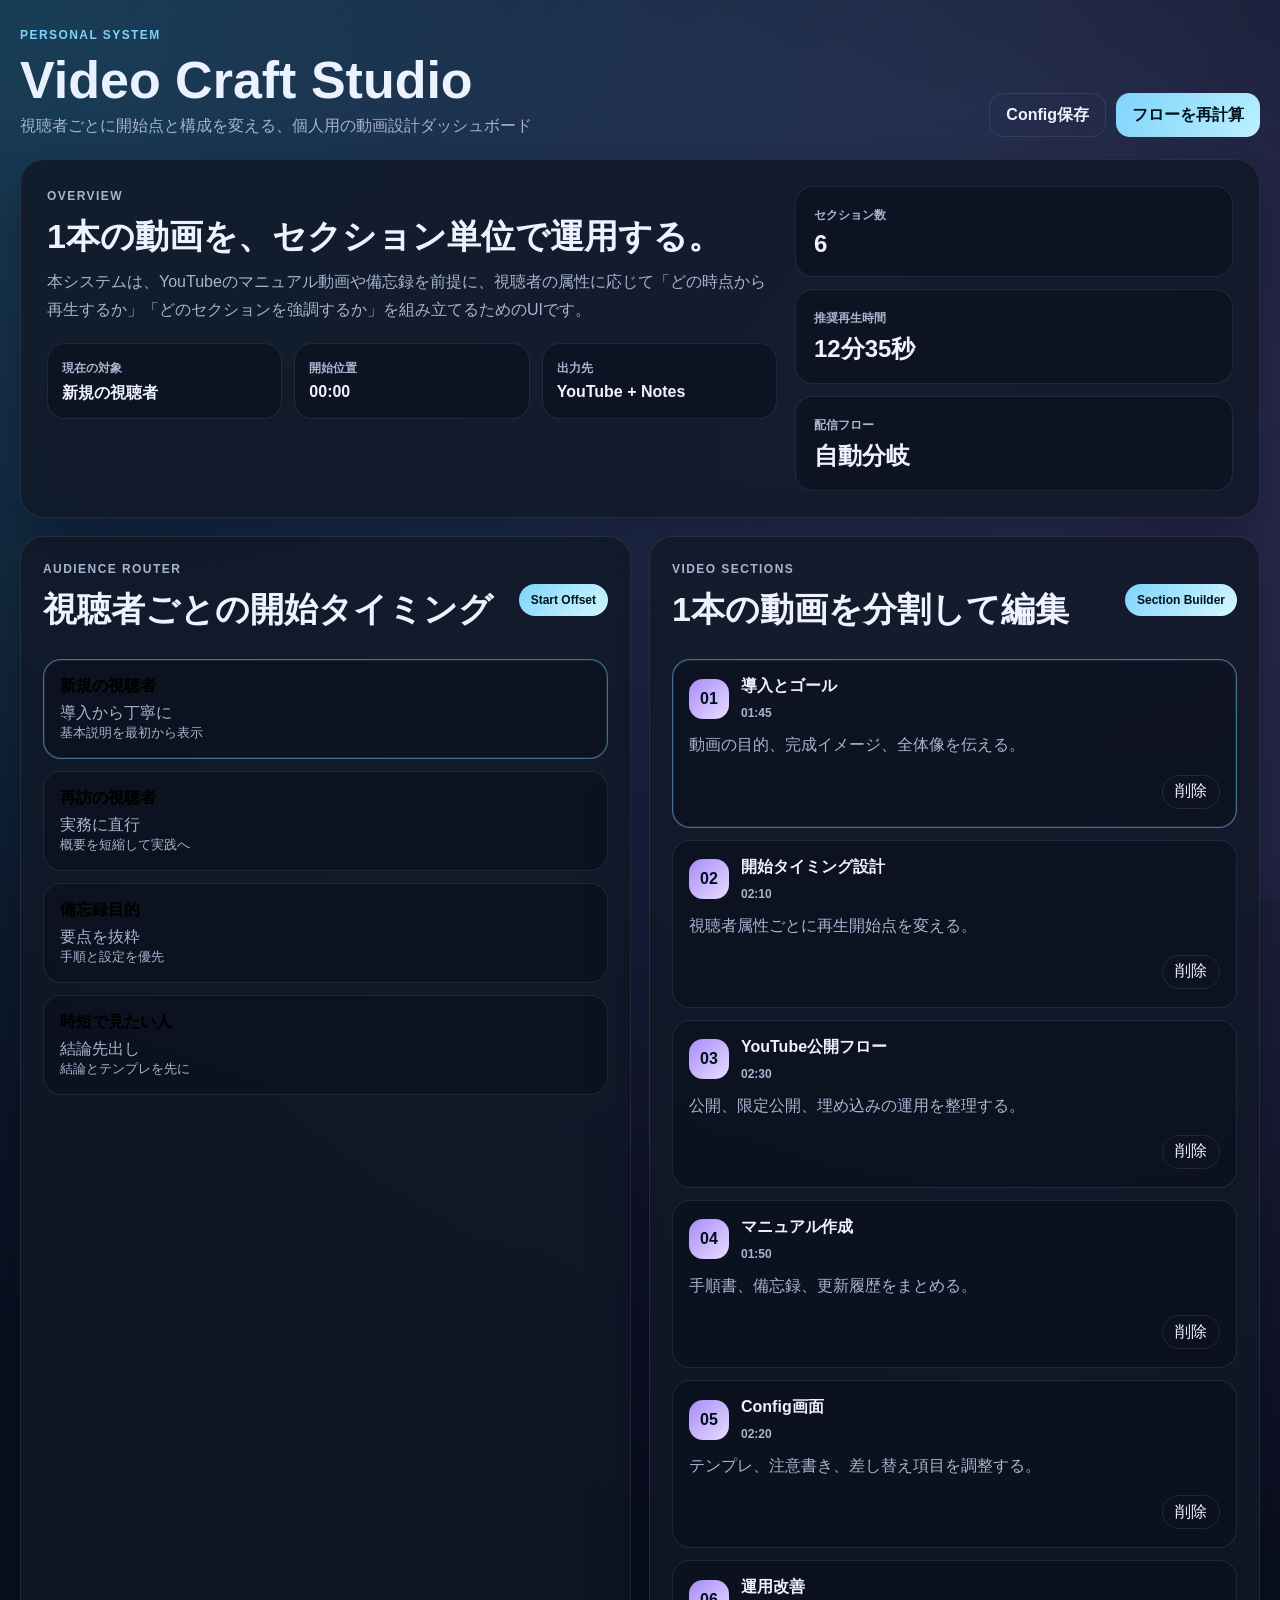
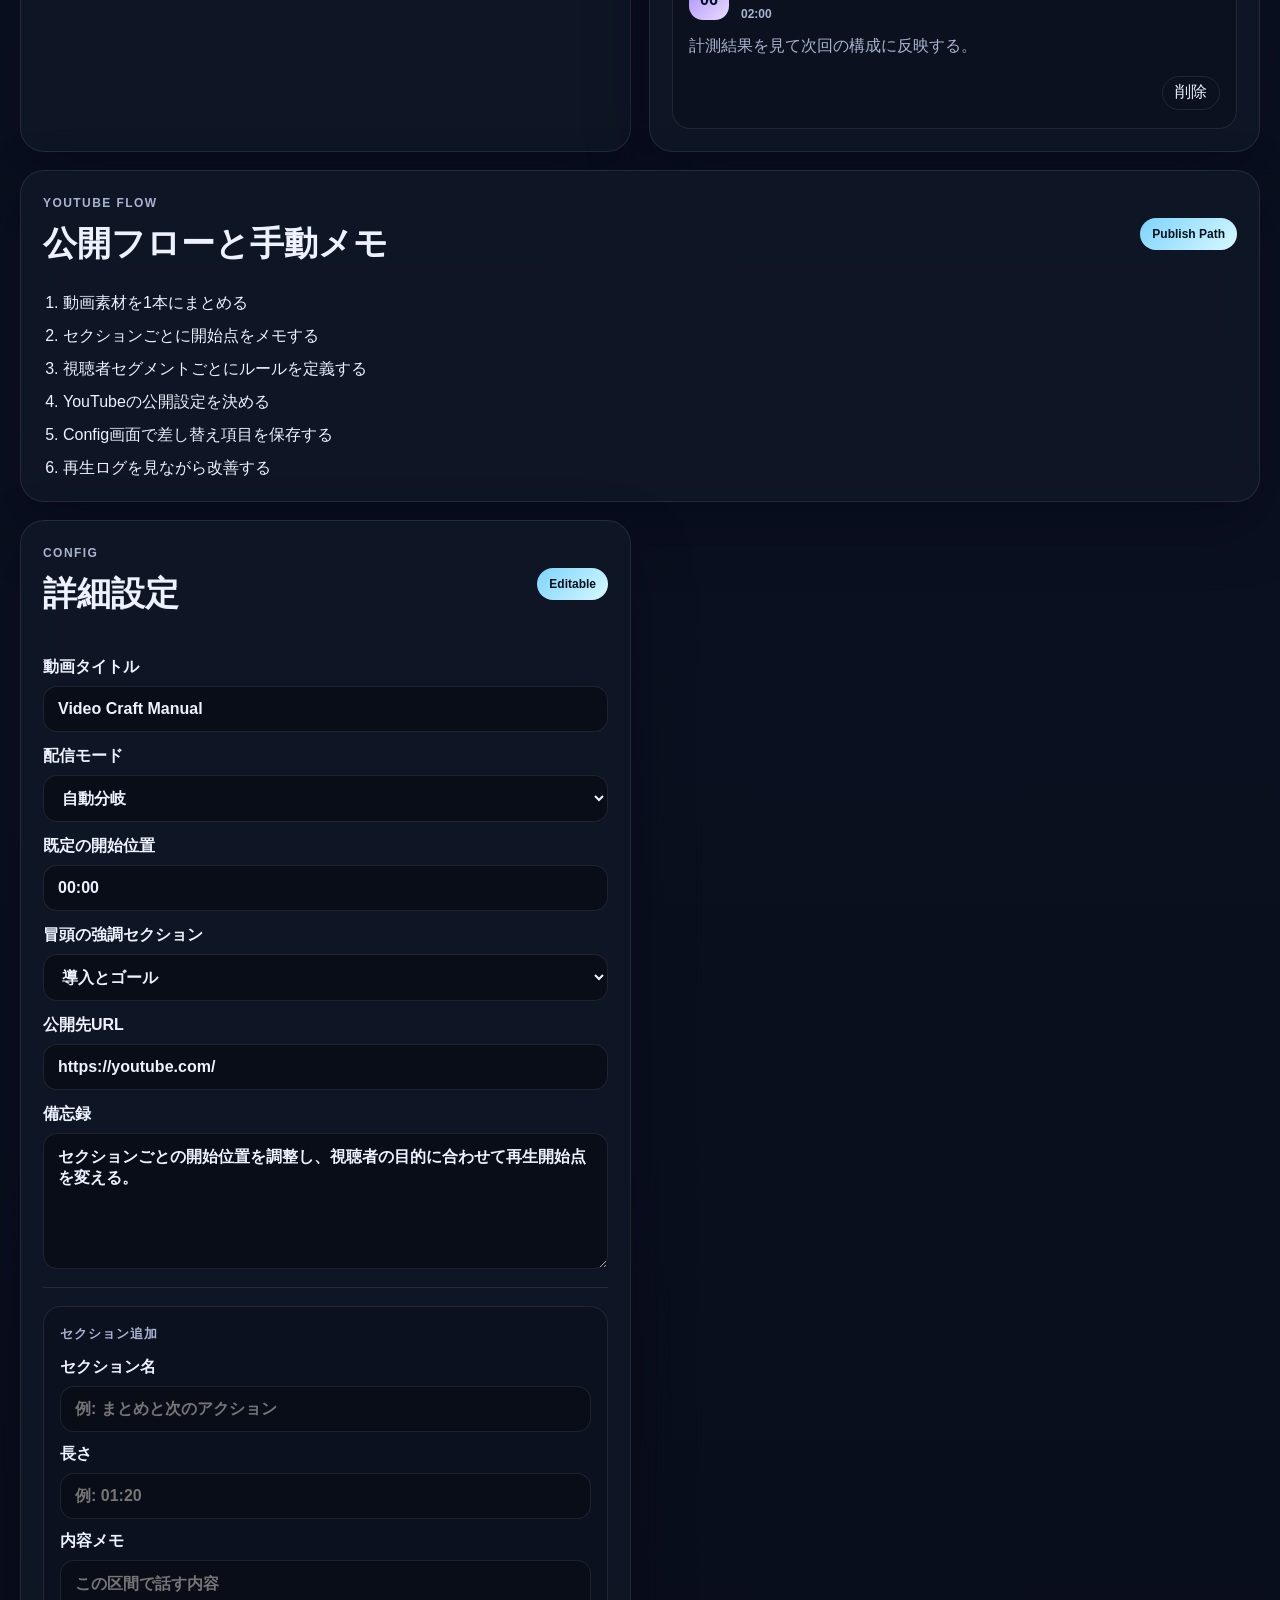
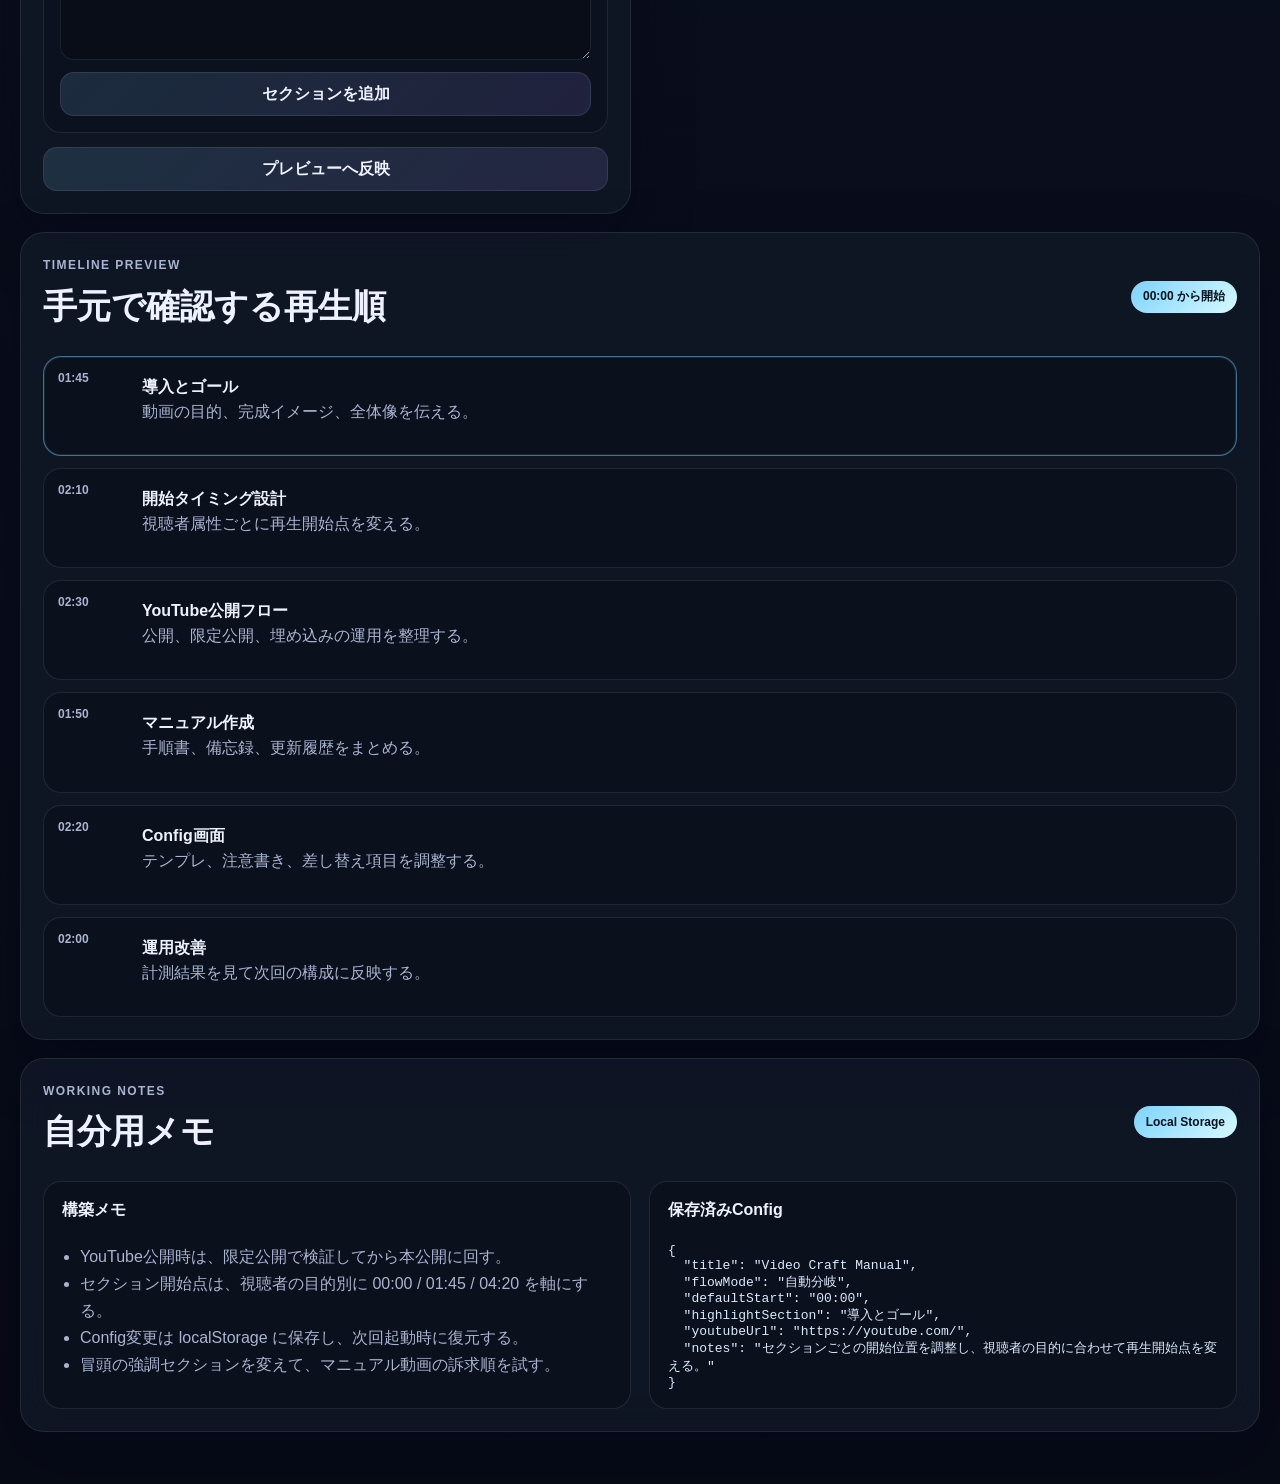
<file: index.html>
<!doctype html>
<html lang="ja">
  <head>
    <meta charset="utf-8" />
    <meta name="viewport" content="width=device-width, initial-scale=1" />
    <title>Video Craft Studio</title>
    <meta
      http-equiv="refresh"
      content="0; url=./Codex%E3%81%A7%E4%BD%9C%E6%88%90%E3%81%97%E3%81%A6%E3%81%84%E3%82%8B%E3%82%82%E3%81%AE/ed-treatment-homepage-proposals/index.html"
    />
    <link
      rel="canonical"
      href="./Codex%E3%81%A7%E4%BD%9C%E6%88%90%E3%81%97%E3%81%A6%E3%81%84%E3%82%8B%E3%82%82%E3%81%AE/ed-treatment-homepage-proposals/index.html"
    />
  </head>
  <body>
    <p>
      <a href="./Codex%E3%81%A7%E4%BD%9C%E6%88%90%E3%81%97%E3%81%A6%E3%81%84%E3%82%8B%E3%82%82%E3%81%AE/ed-treatment-homepage-proposals/index.html">
        Video Craft Studio を開く
      </a>
    </p>
  </body>
</html>
</file>
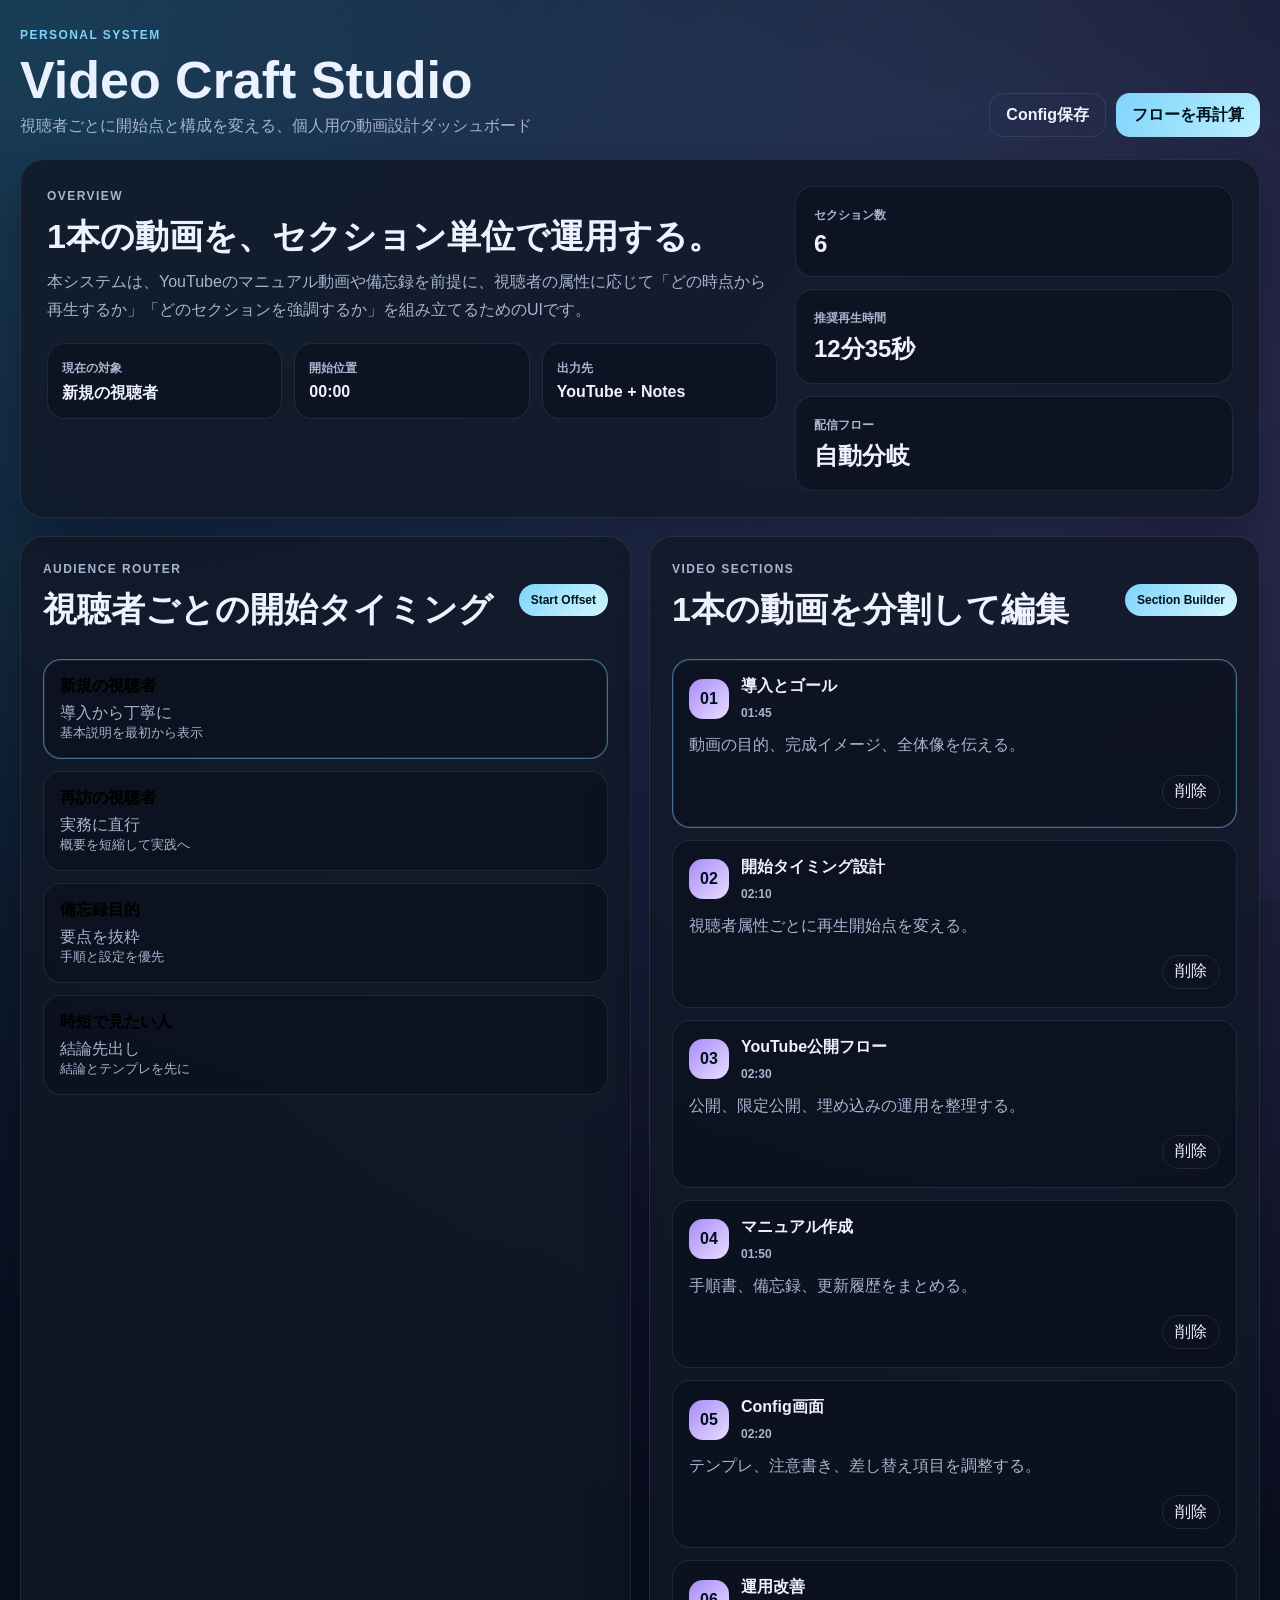
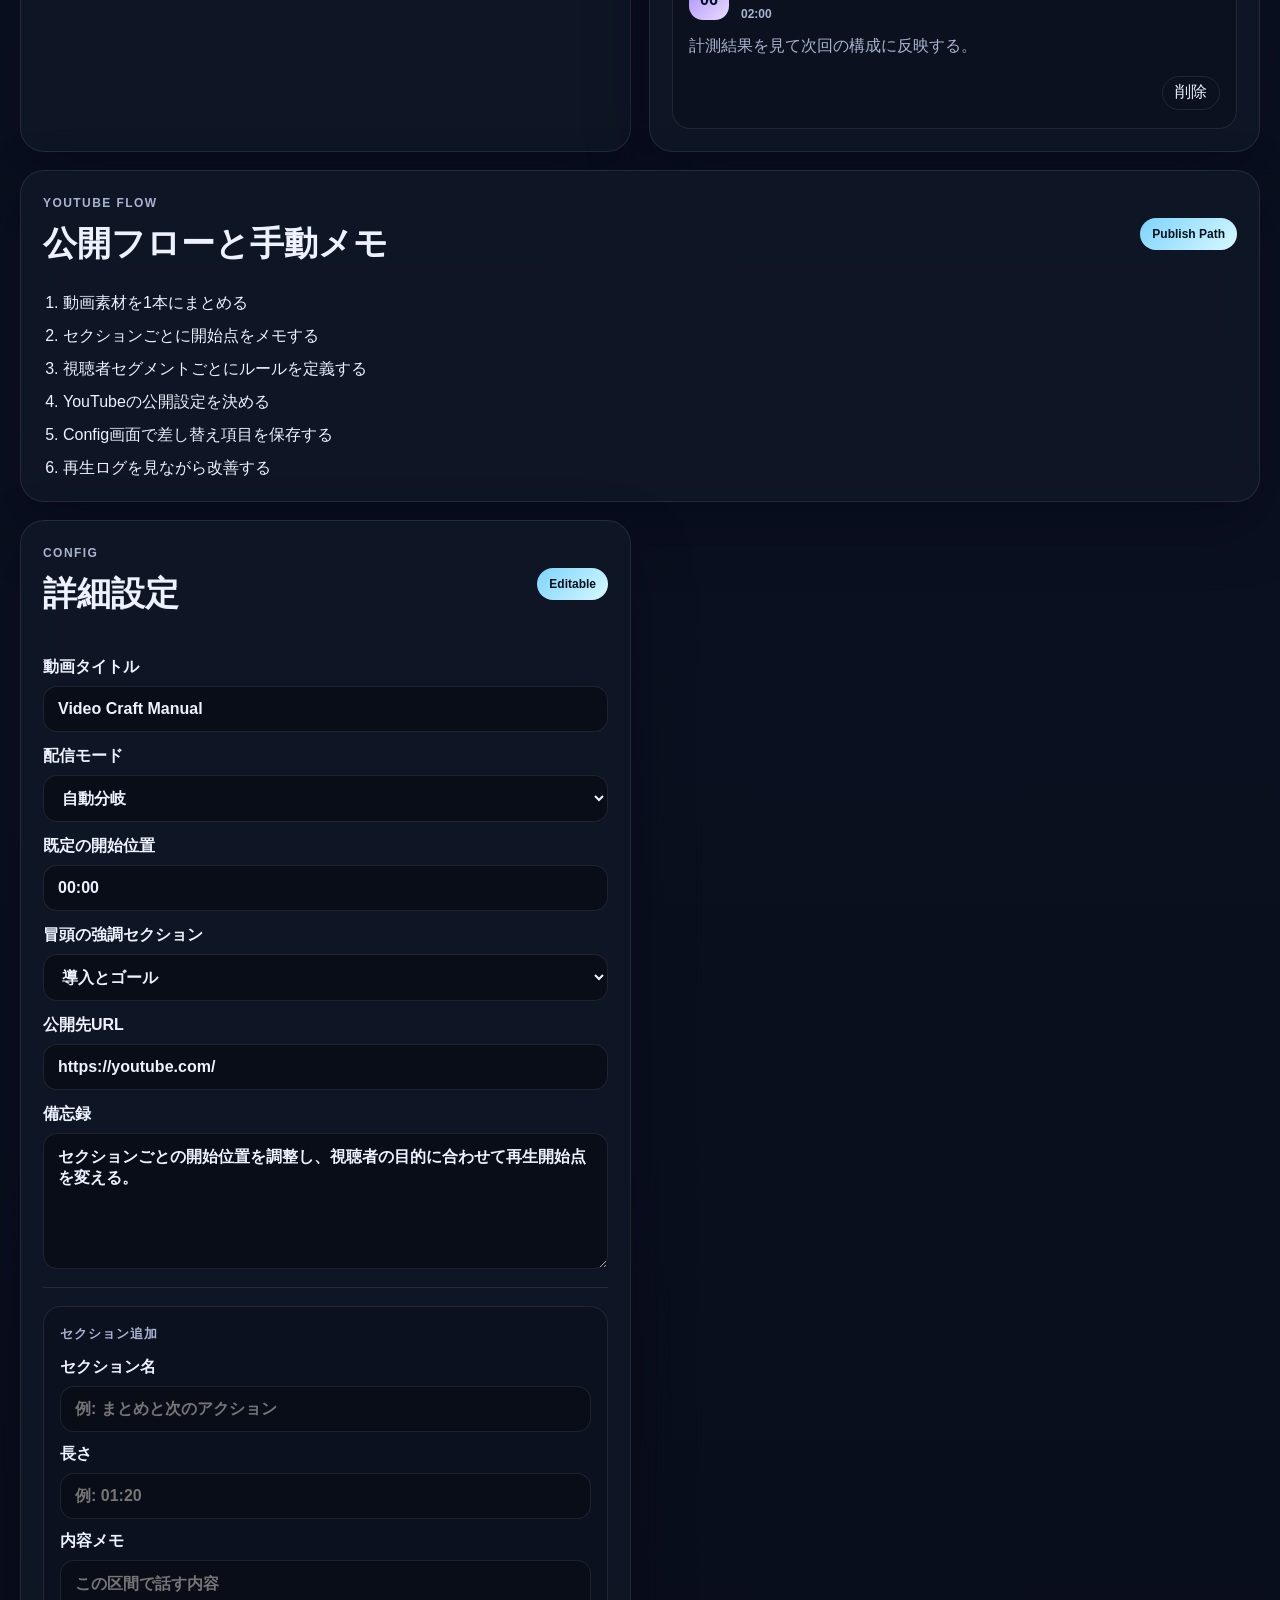
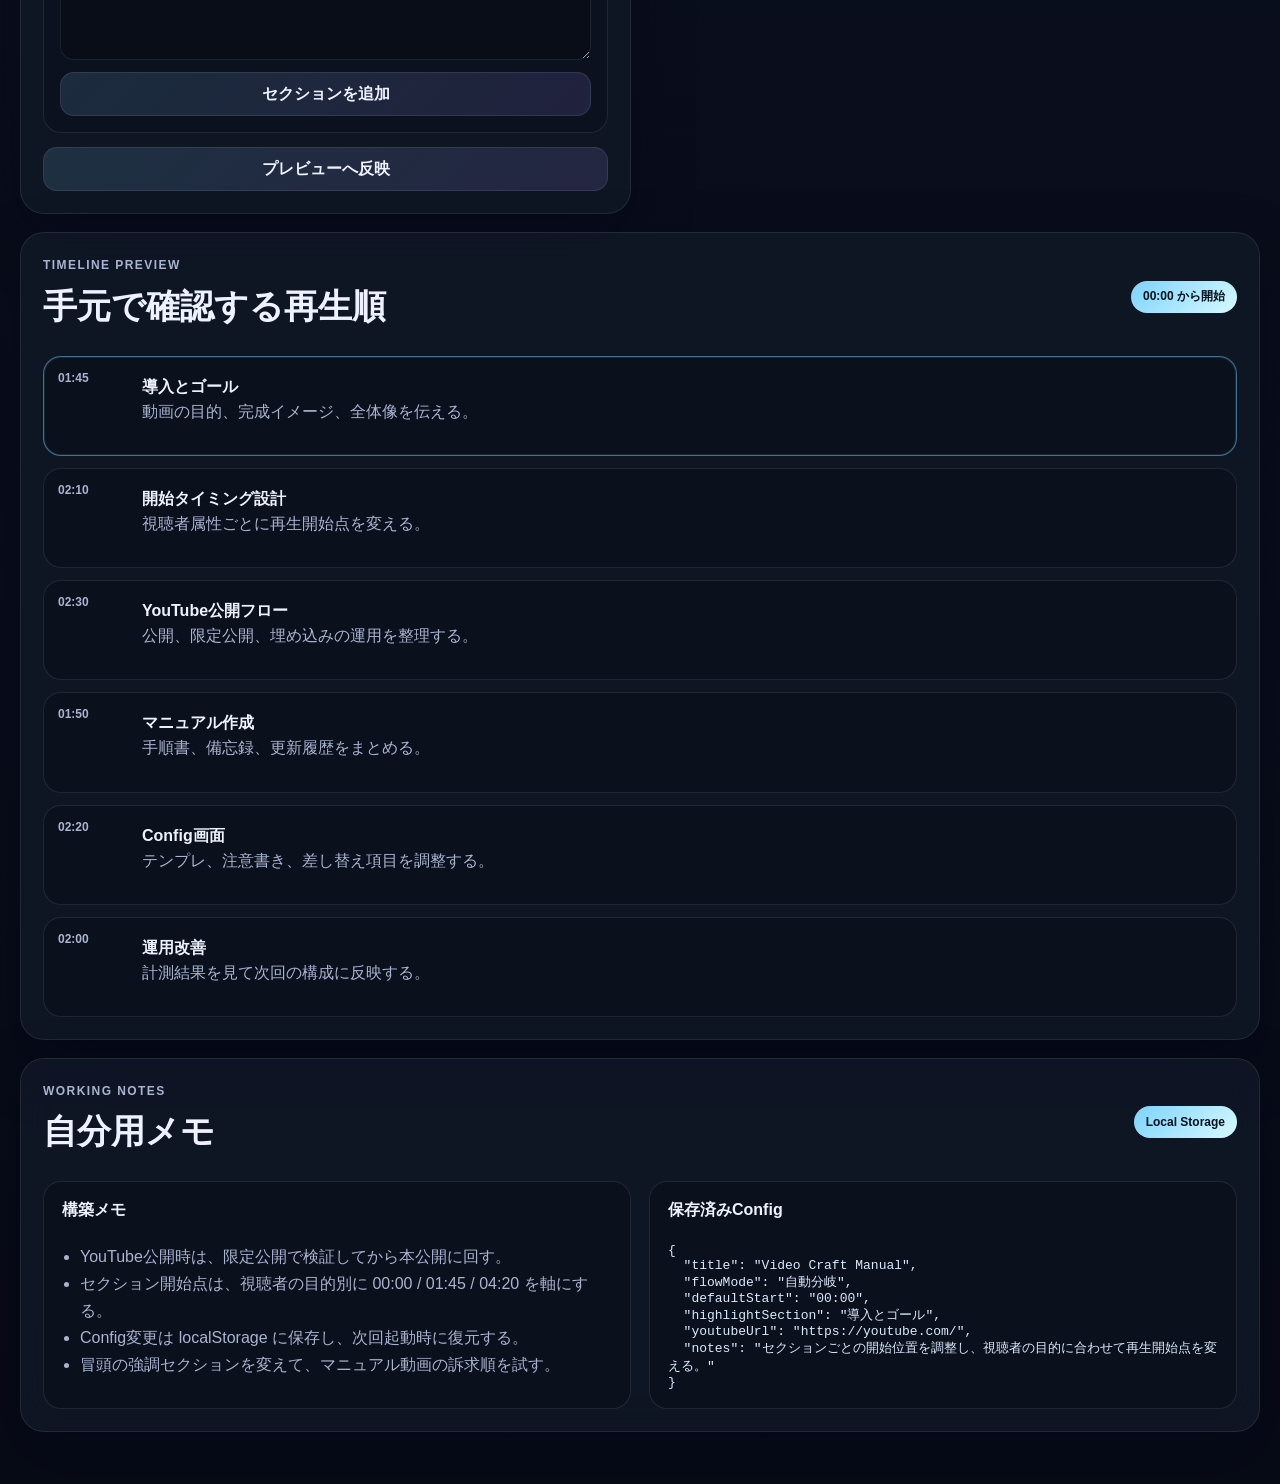
<file: Codexで作成しているもの/ed-treatment-homepage-proposals/index.html>
<!doctype html>
<html lang="ja">
  <head>
    <meta charset="utf-8" />
    <meta name="viewport" content="width=device-width, initial-scale=1" />
    <title>Video Craft Studio | Personal Video Flow Dashboard</title>
    <meta
      name="description"
      content="個人利用向けの動画設計ダッシュボード。視聴者ごとの開始タイミング、セクション別構成、YouTube公開フロー、Config保存をまとめて管理できます。"
    />
    <link rel="stylesheet" href="./styles.css" />
  </head>
  <body>
    <div class="backdrop"></div>
    <header class="app-shell">
      <div class="topbar">
        <div>
          <p class="eyebrow">Personal System</p>
          <h1>Video Craft Studio</h1>
          <p class="subtitle">視聴者ごとに開始点と構成を変える、個人用の動画設計ダッシュボード</p>
        </div>
        <div class="topbar-actions">
          <button class="ghost-button" type="button" id="saveConfig">Config保存</button>
          <button class="primary-button" type="button" id="runPreview">フローを再計算</button>
        </div>
      </div>

      <main class="dashboard">
        <section class="hero-card">
          <div class="hero-copy">
            <p class="eyebrow">Overview</p>
            <h2>1本の動画を、セクション単位で運用する。</h2>
            <p>
              本システムは、YouTubeのマニュアル動画や備忘録を前提に、視聴者の属性に応じて「どの時点から再生するか」「どのセクションを強調するか」を組み立てるためのUIです。
            </p>
            <div class="status-row">
              <div>
                <span>現在の対象</span>
                <strong id="activeAudienceLabel">新規の視聴者</strong>
              </div>
              <div>
                <span>開始位置</span>
                <strong id="startAtLabel">00:00</strong>
              </div>
              <div>
                <span>出力先</span>
                <strong>YouTube + Notes</strong>
              </div>
            </div>
          </div>
          <div class="hero-panel">
            <div class="metric-card">
              <span>セクション数</span>
              <strong id="sectionCount">6</strong>
            </div>
            <div class="metric-card">
              <span>推奨再生時間</span>
              <strong id="recommendedDuration">12分30秒</strong>
            </div>
            <div class="metric-card">
              <span>配信フロー</span>
              <strong id="flowMode">自動分岐</strong>
            </div>
          </div>
        </section>

        <section class="content-grid">
          <section class="panel">
            <div class="panel-heading">
              <div>
                <p class="eyebrow">Audience Router</p>
                <h3>視聴者ごとの開始タイミング</h3>
              </div>
              <span class="chip">Start Offset</span>
            </div>
            <div class="audience-grid" id="audienceList"></div>
          </section>

          <section class="panel">
            <div class="panel-heading">
              <div>
                <p class="eyebrow">Video Sections</p>
                <h3>1本の動画を分割して編集</h3>
              </div>
              <span class="chip">Section Builder</span>
            </div>
            <div class="section-list" id="sectionList"></div>
          </section>
        </section>

        <section class="workflow-grid">
          <section class="panel wide">
            <div class="panel-heading">
              <div>
                <p class="eyebrow">YouTube Flow</p>
                <h3>公開フローと手動メモ</h3>
              </div>
              <span class="chip">Publish Path</span>
            </div>
            <ol class="flow-stepper" id="flowStepper"></ol>
          </section>

          <aside class="panel config-panel">
            <div class="panel-heading">
              <div>
                <p class="eyebrow">Config</p>
                <h3>詳細設定</h3>
              </div>
              <span class="chip">Editable</span>
            </div>

            <label class="field">
              動画タイトル
              <input id="videoTitle" type="text" value="Video Craft Manual" />
            </label>

            <label class="field">
              配信モード
              <select id="flowModeSelect">
                <option value="auto">自動分岐</option>
                <option value="manual">手動選択</option>
                <option value="hybrid">ハイブリッド</option>
              </select>
            </label>

            <label class="field">
              既定の開始位置
              <input id="defaultStart" type="text" value="00:00" />
            </label>

            <label class="field">
              冒頭の強調セクション
              <select id="highlightSection"></select>
            </label>

            <label class="field">
              公開先URL
              <input id="youtubeUrl" type="url" value="https://youtube.com/" />
            </label>

            <label class="field">
              備忘録
              <textarea id="notes" rows="6">セクションごとの開始位置を調整し、視聴者の目的に合わせて再生開始点を変える。</textarea>
            </label>

            <div class="config-divider"></div>

            <div class="composer">
              <p class="composer-title">セクション追加</p>
              <label class="field">
                セクション名
                <input id="newSectionTitle" type="text" placeholder="例: まとめと次のアクション" />
              </label>
              <label class="field">
                長さ
                <input id="newSectionDuration" type="text" placeholder="例: 01:20" />
              </label>
              <label class="field">
                内容メモ
                <textarea id="newSectionSummary" rows="4" placeholder="この区間で話す内容"></textarea>
              </label>
              <button class="secondary-button full-button" type="button" id="addSection">セクションを追加</button>
            </div>

            <button class="secondary-button full-button" type="button" id="applyConfig">プレビューへ反映</button>
          </aside>
        </section>

        <section class="panel timeline-panel">
          <div class="panel-heading">
            <div>
              <p class="eyebrow">Timeline Preview</p>
              <h3>手元で確認する再生順</h3>
            </div>
            <span class="chip" id="timelineChip">00:00 から開始</span>
          </div>
          <div class="timeline" id="timeline"></div>
        </section>

        <section class="panel notes-panel">
          <div class="panel-heading">
            <div>
              <p class="eyebrow">Working Notes</p>
              <h3>自分用メモ</h3>
            </div>
            <span class="chip">Local Storage</span>
          </div>
          <div class="notes-layout">
            <div class="note-card">
              <h4>構築メモ</h4>
              <ul id="memoList"></ul>
            </div>
            <div class="note-card">
              <h4>保存済みConfig</h4>
              <pre id="configSnapshot"></pre>
            </div>
          </div>
        </section>
      </main>
    </header>

    <script src="./script.js"></script>
  </body>
</html>
</file>
<file: Codexで作成しているもの/ed-treatment-homepage-proposals/styles.css>
:root {
  --bg: #0b1020;
  --bg-soft: #12192e;
  --panel: rgba(17, 24, 39, 0.82);
  --panel-strong: #172034;
  --line: rgba(255, 255, 255, 0.09);
  --text: #eef2ff;
  --muted: #a9b4d0;
  --accent: #7dd3fc;
  --accent-strong: #38bdf8;
  --accent-2: #a78bfa;
  --shadow: 0 24px 60px rgba(2, 6, 23, 0.4);
  font-family: "Inter", "Noto Sans JP", "Hiragino Kaku Gothic ProN", "Yu Gothic", Meiryo, sans-serif;
}

* {
  box-sizing: border-box;
}

html {
  scroll-behavior: smooth;
}

body {
  margin: 0;
  color: var(--text);
  background:
    radial-gradient(circle at top left, rgba(56, 189, 248, 0.22), transparent 28%),
    radial-gradient(circle at 80% 10%, rgba(167, 139, 250, 0.24), transparent 26%),
    linear-gradient(180deg, #09101e 0%, #0b1020 45%, #070b16 100%);
}

button,
input,
select,
textarea {
  font: inherit;
}

button {
  cursor: pointer;
}

.backdrop {
  position: fixed;
  inset: 0;
  pointer-events: none;
  background:
    linear-gradient(120deg, rgba(125, 211, 252, 0.05), transparent 30%),
    linear-gradient(300deg, rgba(167, 139, 250, 0.05), transparent 32%);
}

.app-shell {
  width: min(1240px, calc(100% - 32px));
  margin: 0 auto;
  padding: 28px 0 52px;
}

.topbar,
.content-grid,
.workflow-grid,
.notes-layout {
  display: grid;
  gap: 18px;
}

.topbar {
  grid-template-columns: minmax(0, 1fr) auto;
  align-items: end;
  margin-bottom: 22px;
}

.eyebrow {
  margin: 0 0 8px;
  color: var(--accent);
  font-size: 12px;
  font-weight: 800;
  letter-spacing: 0.12em;
  text-transform: uppercase;
}

h1,
h2,
h3,
h4,
p {
  margin-top: 0;
  overflow-wrap: anywhere;
}

h1 {
  margin-bottom: 6px;
  font-size: clamp(30px, 4.5vw, 52px);
}

.subtitle {
  margin-bottom: 0;
  color: var(--muted);
}

.topbar-actions {
  display: flex;
  gap: 10px;
}

.primary-button,
.secondary-button,
.ghost-button {
  min-height: 44px;
  padding: 0 16px;
  border: 0;
  border-radius: 14px;
  font-weight: 800;
}

.primary-button {
  color: #00111d;
  background: linear-gradient(135deg, var(--accent), #c0f2ff);
}

.secondary-button {
  color: var(--text);
  background: linear-gradient(135deg, rgba(125, 211, 252, 0.14), rgba(167, 139, 250, 0.14));
  border: 1px solid var(--line);
}

.ghost-button {
  color: var(--text);
  background: transparent;
  border: 1px solid var(--line);
}

.hero-card,
.panel {
  background: var(--panel);
  border: 1px solid var(--line);
  border-radius: 24px;
  box-shadow: var(--shadow);
  backdrop-filter: blur(18px);
}

.hero-card {
  display: grid;
  grid-template-columns: minmax(0, 1.25fr) minmax(280px, 0.75fr);
  gap: 18px;
  padding: 26px;
}

.hero-copy h2,
.panel-heading h3 {
  margin-bottom: 8px;
  font-size: clamp(22px, 3vw, 34px);
}

.hero-copy p,
.panel p,
.note-card li,
.timeline-item p {
  color: var(--muted);
  line-height: 1.7;
}

.status-row {
  display: grid;
  grid-template-columns: repeat(3, 1fr);
  gap: 12px;
  margin-top: 20px;
}

.status-row div,
.metric-card,
.audience-card,
.section-card,
.timeline-item,
.note-card {
  background: rgba(10, 15, 28, 0.6);
  border: 1px solid var(--line);
  border-radius: 18px;
}

.status-row div {
  padding: 14px;
}

.status-row span,
.metric-card span,
.section-card small,
.timeline-time {
  color: var(--muted);
  font-size: 12px;
  font-weight: 700;
}

.status-row strong,
.metric-card strong,
.timeline-item strong {
  display: block;
  margin-top: 6px;
}

.hero-panel {
  display: grid;
  gap: 12px;
}

.metric-card {
  padding: 18px;
}

.metric-card strong {
  font-size: 24px;
}

.content-grid,
.workflow-grid {
  grid-template-columns: repeat(2, minmax(0, 1fr));
  margin-top: 18px;
}

.panel {
  padding: 22px;
}

.panel-heading {
  display: flex;
  align-items: center;
  justify-content: space-between;
  gap: 12px;
  margin-bottom: 18px;
}

.chip {
  display: inline-flex;
  align-items: center;
  min-height: 32px;
  padding: 0 12px;
  color: #00111d;
  background: linear-gradient(135deg, var(--accent), #d7f9ff);
  border-radius: 999px;
  font-size: 12px;
  font-weight: 900;
}

.audience-grid,
.section-list {
  display: grid;
  gap: 12px;
}

.audience-card {
  padding: 16px;
  text-align: left;
}

.audience-card strong,
.section-card strong {
  display: block;
  margin-bottom: 6px;
}

.audience-card span,
.audience-card small {
  display: block;
  color: var(--muted);
}

.audience-card.is-active,
.section-card.is-highlighted,
.timeline-item.is-active {
  border-color: rgba(125, 211, 252, 0.5);
  box-shadow: 0 0 0 1px rgba(125, 211, 252, 0.12) inset;
}

.section-card {
  padding: 16px 16px 18px;
}

.section-head {
  display: flex;
  gap: 12px;
  align-items: center;
  margin-bottom: 10px;
}

.section-index {
  display: grid;
  width: 40px;
  height: 40px;
  place-items: center;
  color: #00111d;
  background: linear-gradient(135deg, var(--accent-2), #e9ddff);
  border-radius: 14px;
  font-weight: 900;
}

.wide {
  grid-column: span 2;
}

.section-actions {
  display: flex;
  justify-content: flex-end;
  margin-top: 12px;
}

.section-actions button {
  min-height: 34px;
  padding: 0 12px;
  color: var(--text);
  background: transparent;
  border: 1px solid var(--line);
  border-radius: 999px;
}

.flow-stepper {
  margin: 0;
  padding-left: 20px;
  color: var(--text);
}

.flow-stepper li + li {
  margin-top: 12px;
}

.config-panel {
  display: grid;
  gap: 14px;
}

.config-divider {
  height: 1px;
  background: var(--line);
  margin: 4px 0;
}

.composer {
  display: grid;
  gap: 12px;
  padding: 16px;
  background: rgba(10, 15, 28, 0.5);
  border: 1px solid var(--line);
  border-radius: 18px;
}

.composer-title {
  margin: 0;
  color: var(--accent);
  font-size: 13px;
  font-weight: 800;
  letter-spacing: 0.08em;
  text-transform: uppercase;
}

.field {
  display: grid;
  gap: 8px;
  color: var(--text);
  font-weight: 800;
}

.field input,
.field select,
.field textarea {
  width: 100%;
  padding: 13px 14px;
  color: var(--text);
  background: rgba(8, 13, 24, 0.88);
  border: 1px solid var(--line);
  border-radius: 14px;
}

.field textarea {
  resize: vertical;
}

.full-button {
  width: 100%;
}

.timeline-panel,
.notes-panel {
  margin-top: 18px;
}

.timeline {
  display: grid;
  gap: 12px;
}

.timeline-item {
  display: grid;
  grid-template-columns: 72px minmax(0, 1fr);
  gap: 12px;
  padding: 14px;
}

.notes-layout {
  grid-template-columns: repeat(2, minmax(0, 1fr));
}

.note-card {
  padding: 18px;
}

.note-card ul {
  margin: 0;
  padding-left: 18px;
}

.note-card pre {
  margin: 0;
  white-space: pre-wrap;
  color: #dbeafe;
}

@media (max-width: 980px) {
  .topbar,
  .hero-card,
  .content-grid,
  .workflow-grid,
  .notes-layout {
    grid-template-columns: 1fr;
  }

  .wide {
    grid-column: span 1;
  }
}

@media (max-width: 680px) {
  .app-shell {
    width: min(100% - 18px, 1240px);
    padding-top: 16px;
  }

  .topbar-actions {
    flex-wrap: wrap;
  }

  .status-row {
    grid-template-columns: 1fr;
  }

  .panel,
  .hero-card {
    padding: 18px;
  }

  .timeline-item {
    grid-template-columns: 1fr;
  }
}
</file>
